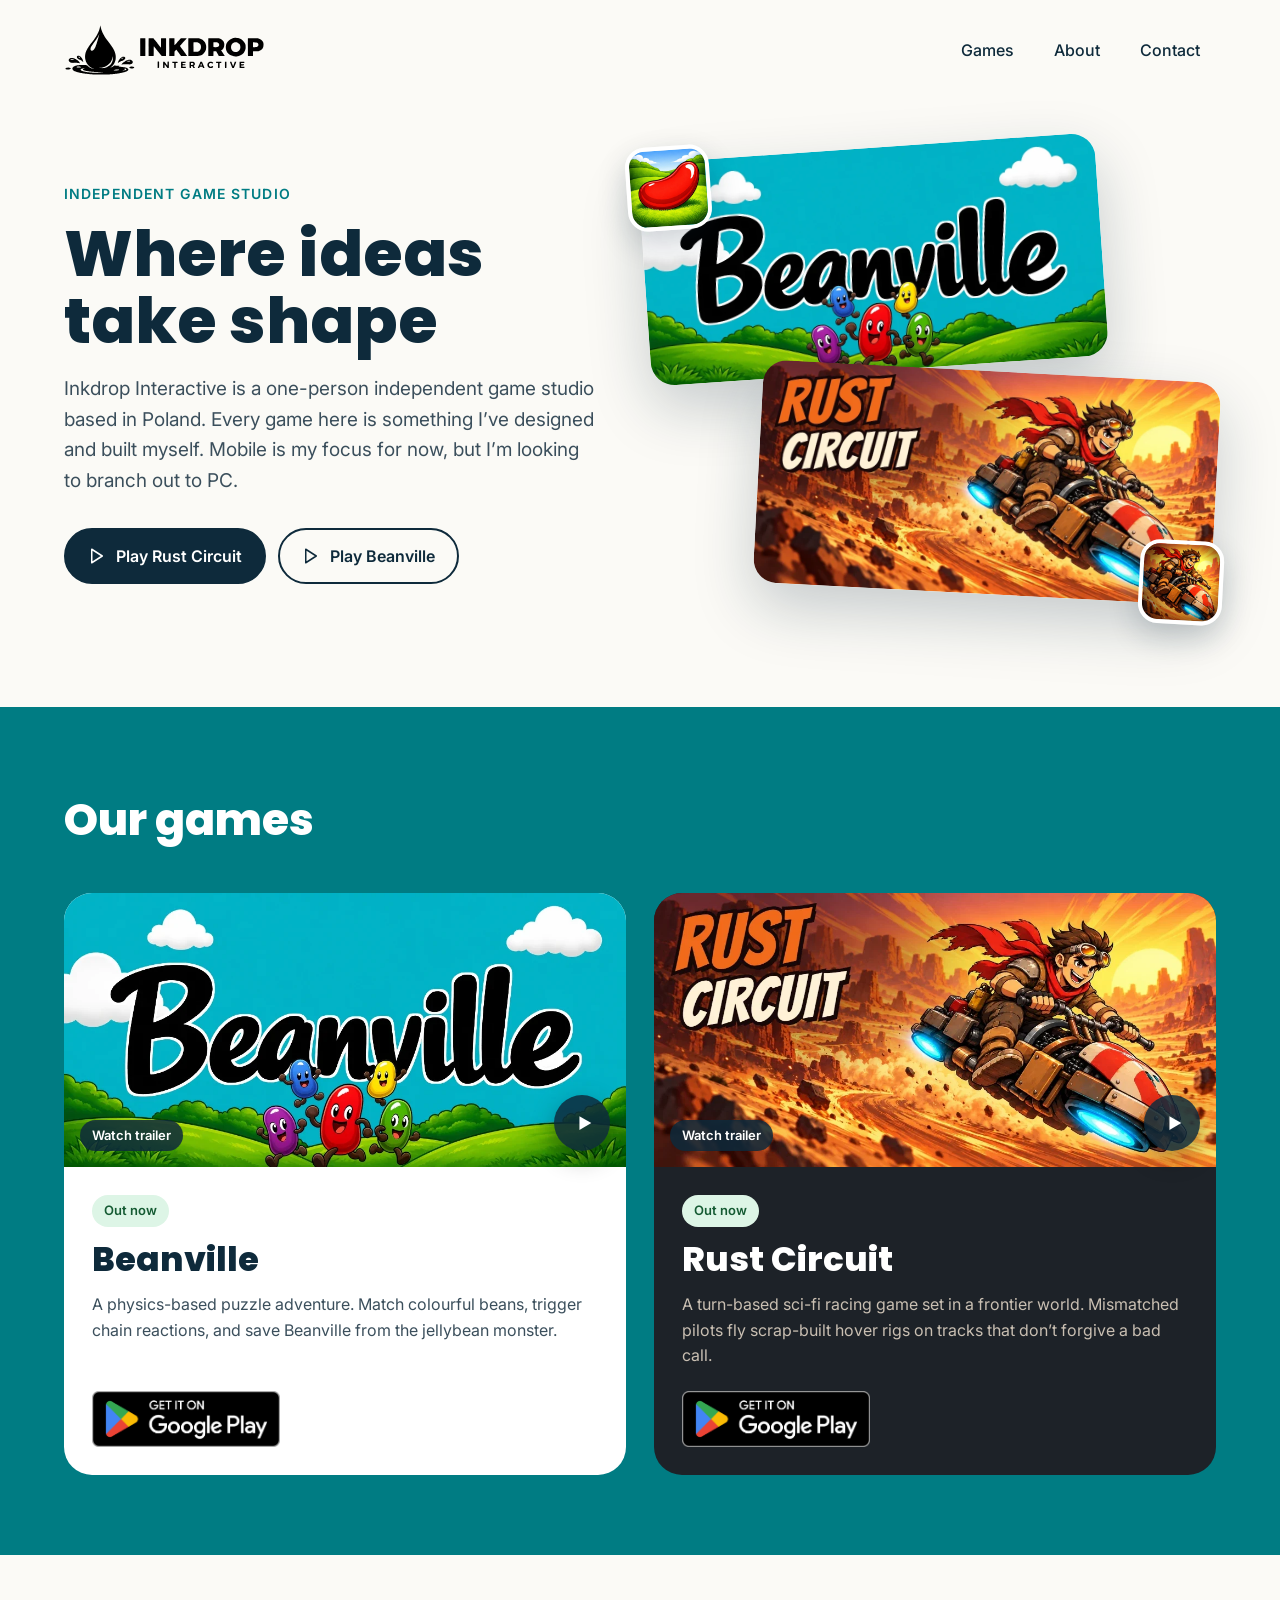
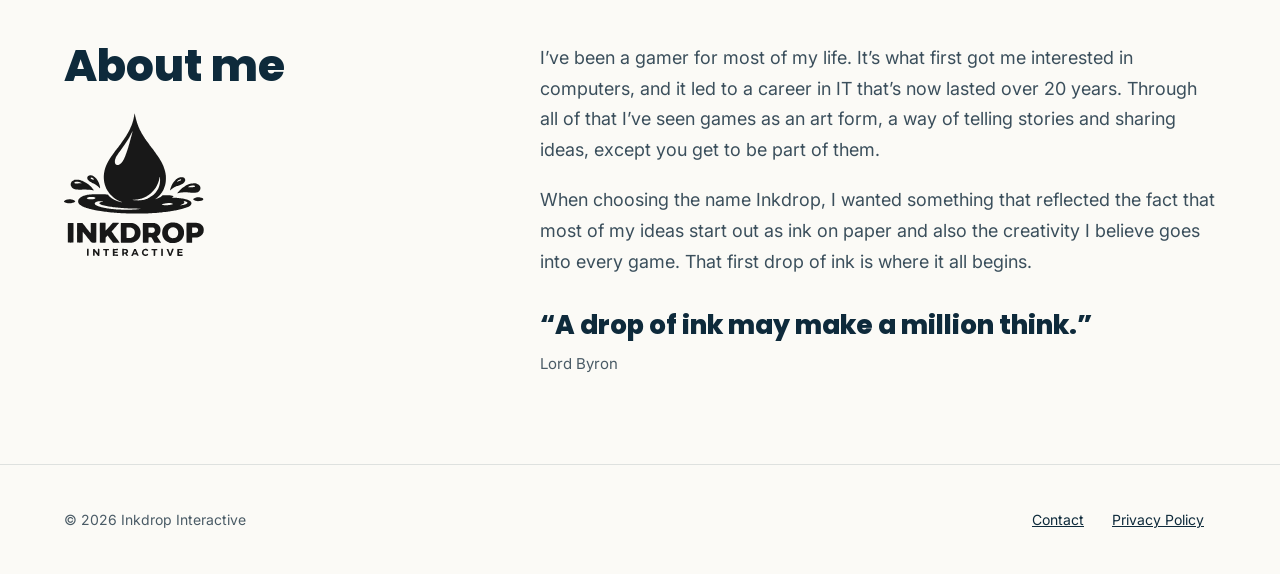
<file: index.html>
<!DOCTYPE html>
<html lang="en">
<head>
  <meta charset="UTF-8">
  <meta name="viewport" content="width=device-width, initial-scale=1.0">
  <title>Inkdrop Interactive</title>
  <meta name="description" content="Inkdrop Interactive is a one-person independent game studio based in Poland. Play Beanville and Rust Circuit on Google Play.">
  <link rel="canonical" href="https://inkdropinteractive.com/">

  <meta property="og:type" content="website">
  <meta property="og:title" content="Inkdrop Interactive">
  <meta property="og:description" content="Where ideas take shape. A one-person independent game studio based in Poland.">
  <meta property="og:url" content="https://inkdropinteractive.com/">
  <meta property="og:image" content="https://inkdropinteractive.com/assets/beanville-hero.webp">
  <meta name="twitter:card" content="summary_large_image">

  <link rel="icon" href="assets/logo-mark.svg" type="image/svg+xml">
  <link rel="icon" href="assets/favicon-32.png" sizes="32x32" type="image/png">
  <link rel="apple-touch-icon" href="assets/apple-touch-icon.png">

  <link rel="preconnect" href="https://fonts.googleapis.com">
  <link rel="preconnect" href="https://fonts.gstatic.com" crossorigin>
  <link href="https://fonts.googleapis.com/css2?family=Poppins:wght@800&family=Inter:wght@400;500;600&display=swap" rel="stylesheet">

  <link rel="stylesheet" href="/assets/site.css">
</head>
<body>
  <header class="site-header">
    <div class="wrap">
      <a class="brand" href="#top" aria-label="Inkdrop Interactive home">
        <img src="assets/logo-horizontal.svg" alt="Inkdrop Interactive" width="201" height="52">
      </a>
      <nav class="site-nav" aria-label="Main">
        <a href="#games">Games</a>
        <a href="#about">About</a>
        <a href="/contact.html">Contact</a>
      </nav>
    </div>
  </header>

  <main id="top">
    <section class="hero">
      <div class="wrap">
        <div class="hero-copy">
          <p class="eyebrow">Independent game studio</p>
          <h1 class="display">Where ideas take shape</h1>
          <p class="hero-lede">Inkdrop Interactive is a one-person independent game studio based in Poland. Every game here is something I’ve designed and built myself. Mobile is my focus for now, but I’m looking to branch out to PC.</p>
          <div class="actions">
            <a class="btn btn-primary" href="https://play.google.com/store/apps/details?id=com.inkdropinteractive.rustcircuit">
              <svg width="18" height="18" viewBox="0 0 24 24" fill="none" stroke="currentColor" stroke-width="2" stroke-linejoin="round" aria-hidden="true"><path d="M5 3l14 9-14 9z"/></svg>
              Play Rust Circuit
            </a>
            <a class="btn btn-outline" href="https://play.google.com/store/apps/details?id=com.inkdropinteractive.beanville">
              <svg width="18" height="18" viewBox="0 0 24 24" fill="none" stroke="currentColor" stroke-width="2" stroke-linejoin="round" aria-hidden="true"><path d="M5 3l14 9-14 9z"/></svg>
              Play Beanville
            </a>
          </div>
        </div>
        <div class="hero-art">
          <a class="hero-card hero-card-back" href="#games">
            <img class="key-art" src="assets/beanville-feature.webp" width="1024" height="500" alt="Beanville title art: five smiling jellybeans in front of rolling green hills">
            <img class="app-icon" src="assets/beanville-icon.webp" width="512" height="512" alt="">
          </a>
          <a class="hero-card hero-card-front" href="#games">
            <img class="key-art" src="assets/rust-circuit-feature.webp" width="1024" height="500" alt="Rust Circuit title art: a goggled pilot racing a scrap-built hover rig through a desert canyon">
            <img class="app-icon" src="assets/rust-circuit-icon.webp" width="512" height="512" alt="">
          </a>
        </div>
      </div>
    </section>

    <section class="games" id="games">
      <div class="wrap">
        <h2 class="display">Our games</h2>
        <div class="game-grid">

          <article class="game-card">
            <a class="video-facade" href="https://youtu.be/VRgTAJ872D0" data-youtube="VRgTAJ872D0" data-title="Beanville trailer" aria-label="Play the Beanville trailer">
              <img class="media" src="assets/beanville-feature.webp" width="1024" height="500" alt="" loading="lazy">
              <span class="play-overlay" aria-hidden="true">
                <svg width="22" height="22" viewBox="0 0 24 24" fill="currentColor"><path d="M7 4.5v15l13-7.5z"/></svg>
              </span>
              <span class="video-label" aria-hidden="true">Watch trailer</span>
            </a>
            <div class="game-body">
              <span class="tag tag-live">Out now</span>
              <h3 class="display">Beanville</h3>
              <p>A physics-based puzzle adventure. Match colourful beans, trigger chain reactions, and save Beanville from the jellybean monster.</p>
              <div class="game-actions">
                <a class="play-badge" href="https://play.google.com/store/apps/details?id=com.inkdropinteractive.beanville">
                  <img src="assets/google-play-badge.png" width="811" height="241" alt="Get Beanville on Google Play">
                </a>
              </div>
            </div>
          </article>

          <article class="game-card dark">
            <a class="video-facade" href="https://youtu.be/3zeoxF6CfpY" data-youtube="3zeoxF6CfpY" data-title="Rust Circuit trailer" aria-label="Play the Rust Circuit trailer">
              <img class="media" src="assets/rust-circuit-feature.webp" width="1024" height="500" alt="" loading="lazy">
              <span class="play-overlay" aria-hidden="true">
                <svg width="22" height="22" viewBox="0 0 24 24" fill="currentColor"><path d="M7 4.5v15l13-7.5z"/></svg>
              </span>
              <span class="video-label" aria-hidden="true">Watch trailer</span>
            </a>
            <div class="game-body">
              <span class="tag tag-live">Out now</span>
              <h3 class="display">Rust Circuit</h3>
              <p>A turn-based sci-fi racing game set in a frontier world. Mismatched pilots fly scrap-built hover rigs on tracks that don’t forgive a bad call.</p>
              <div class="game-actions">
                <a class="play-badge" href="https://play.google.com/store/apps/details?id=com.inkdropinteractive.rustcircuit">
                  <img src="assets/google-play-badge.png" width="811" height="241" alt="Get Rust Circuit on Google Play">
                </a>
              </div>
            </div>
          </article>

        </div>
      </div>
    </section>

    <section class="about" id="about">
      <div class="wrap">
        <div class="about-head">
          <h2 class="display">About me</h2>
          <img src="assets/logo-stacked.svg" alt="" width="140" height="143">
        </div>
        <div class="about-body">
          <p>I’ve been a gamer for most of my life. It’s what first got me interested in computers, and it led to a career in IT that’s now lasted over 20 years. Through all of that I’ve seen games as an art form, a way of telling stories and sharing ideas, except you get to be part of them.</p>
          <p>When choosing the name Inkdrop, I wanted something that reflected the fact that most of my ideas start out as ink on paper and also the creativity I believe goes into every game. That first drop of ink is where it all begins.</p>
          <blockquote>
            <p class="display">“A drop of ink may make a million think.”</p>
            <footer>Lord Byron</footer>
          </blockquote>
        </div>
      </div>
    </section>
  </main>

  <footer class="site-footer" id="contact">
    <div class="wrap">
      <p>© 2026 Inkdrop Interactive</p>
      <nav aria-label="Footer">
        <a href="/contact.html">Contact</a>
        <a href="/privacy.html">Privacy Policy</a>
      </nav>
    </div>
  </footer>
  <script>
    document.querySelectorAll('.video-facade').forEach(function (link) {
      link.addEventListener('click', function (e) {
        e.preventDefault();
        var frame = document.createElement('iframe');
        frame.src = 'https://www.youtube-nocookie.com/embed/' + link.dataset.youtube + '?autoplay=1&rel=0';
        frame.title = link.dataset.title;
        frame.allow = 'accelerometer; autoplay; clipboard-write; encrypted-media; gyroscope; picture-in-picture; web-share';
        frame.allowFullscreen = true;
        frame.className = 'media video-frame';
        link.replaceWith(frame);
        frame.focus();
      });
    });
  </script>
</body>
</html>
</file>
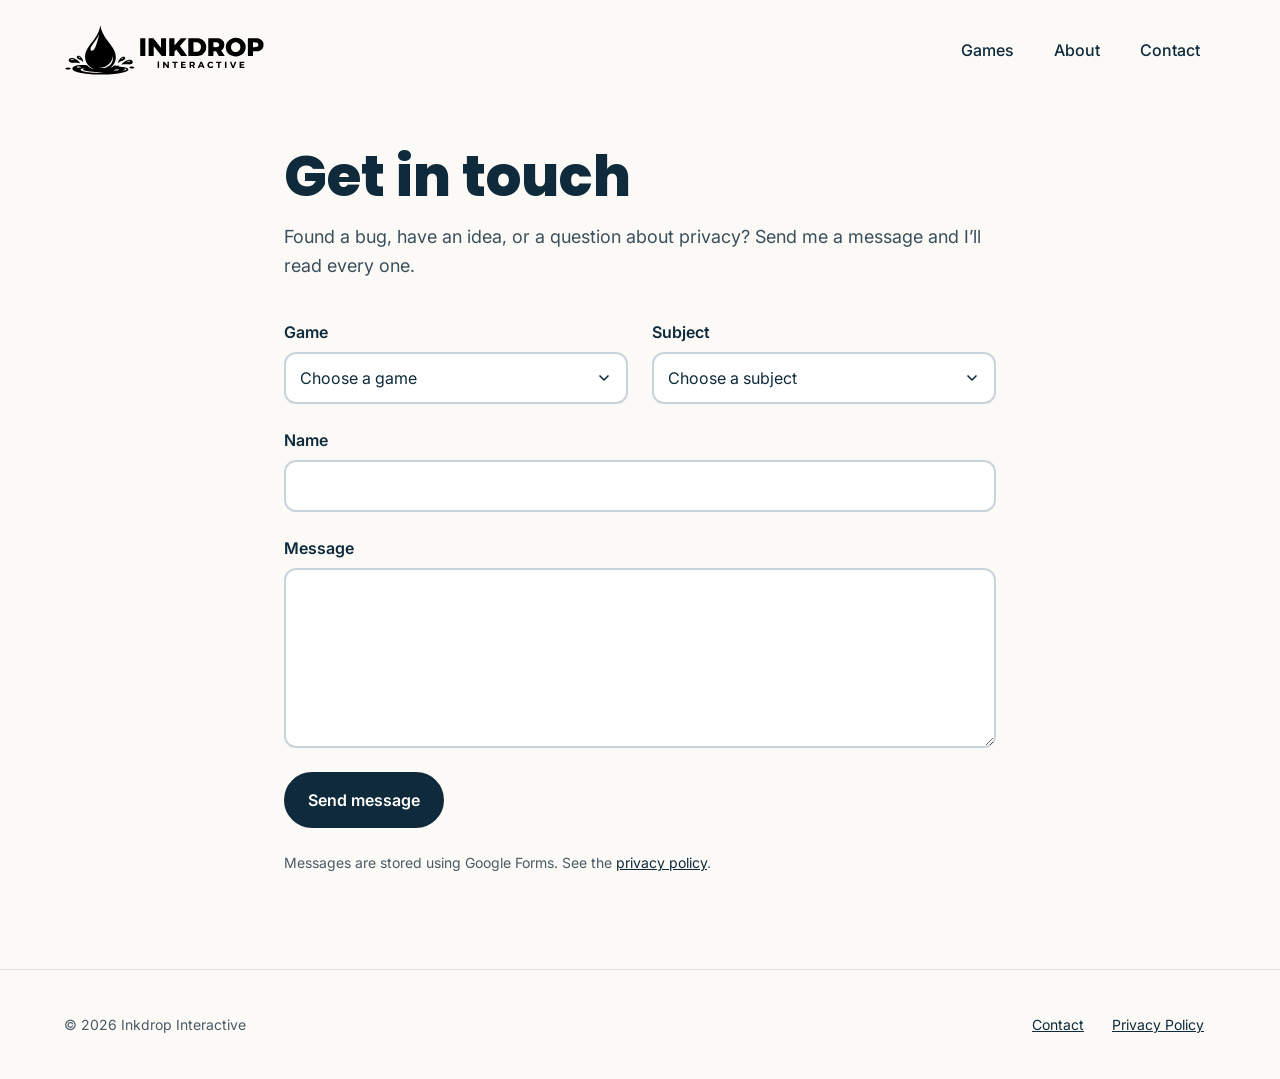
<file: contact.html>
<!DOCTYPE html>
<html lang="en">
<head>
  <meta charset="UTF-8">
  <meta name="viewport" content="width=device-width, initial-scale=1.0">
  <title>Contact · Inkdrop Interactive</title>
  <meta name="description" content="Get in touch with Inkdrop Interactive about Beanville, Rust Circuit, privacy questions or ideas.">
  <link rel="canonical" href="https://inkdropinteractive.com/contact.html">

  <link rel="icon" href="/assets/logo-mark.svg" type="image/svg+xml">
  <link rel="icon" href="/assets/favicon-32.png" sizes="32x32" type="image/png">
  <link rel="apple-touch-icon" href="/assets/apple-touch-icon.png">

  <link rel="preconnect" href="https://fonts.googleapis.com">
  <link rel="preconnect" href="https://fonts.gstatic.com" crossorigin>
  <link href="https://fonts.googleapis.com/css2?family=Poppins:wght@800&family=Inter:wght@400;500;600&display=swap" rel="stylesheet">
  <link rel="stylesheet" href="/assets/site.css">
</head>
<body>
  <header class="site-header">
    <div class="wrap">
      <a class="brand" href="/" aria-label="Inkdrop Interactive home">
        <img src="/assets/logo-horizontal.svg" alt="Inkdrop Interactive" width="201" height="52">
      </a>
      <nav class="site-nav" aria-label="Main">
        <a href="/#games">Games</a>
        <a href="/#about">About</a>
        <a href="/contact.html" aria-current="page">Contact</a>
      </nav>
    </div>
  </header>

  <main class="contact">
    <div class="wrap">
      <h1 class="display">Get in touch</h1>
      <p class="lede">Found a bug, have an idea, or a question about privacy? Send me a message and I’ll read every one.</p>

      <form class="contact-form" id="contact-form" novalidate
            action="https://docs.google.com/forms/d/e/1FAIpQLScvVOnEWb9wLb6zxOC8epFJmA4cmqQYinZt_GL_dbGDuMdQxw/formResponse"
            method="POST">

        <div class="field-row">
          <div class="field">
            <label for="game">Game</label>
            <select id="game" name="entry.1667034762" required aria-describedby="game-error">
              <option value="" selected disabled>Choose a game</option>
              <option>Beanville</option>
              <option>Rust Circuit</option>
            </select>
            <p class="error" id="game-error"></p>
          </div>

          <div class="field">
            <label for="subject">Subject</label>
            <select id="subject" name="entry.1796553261" required aria-describedby="subject-error">
              <option value="" selected disabled>Choose a subject</option>
              <option>Privacy question</option>
              <option>Bug or improvement idea</option>
              <option>Other</option>
            </select>
            <p class="error" id="subject-error"></p>
          </div>
        </div>

        <div class="field">
          <label for="name">Name</label>
          <input id="name" name="entry.2012282925" type="text" autocomplete="name" required maxlength="100" aria-describedby="name-error">
          <p class="error" id="name-error"></p>
        </div>

        <div class="field">
          <label for="message">Message</label>
          <textarea id="message" name="entry.1205649566" required maxlength="5000" aria-describedby="message-error"></textarea>
          <p class="error" id="message-error"></p>
        </div>

        <div class="hp" aria-hidden="true">
          <label for="website">Leave this empty</label>
          <input id="website" type="text" tabindex="-1" autocomplete="off">
        </div>

        <div class="form-actions">
          <button class="btn btn-primary" type="submit">Send message</button>
          <p class="form-status" id="form-status" role="alert"></p>
        </div>

        <p class="privacy-note">Messages are stored using Google Forms. See the <a href="/privacy.html">privacy policy</a>.</p>
      </form>

      <div class="thanks" id="thanks" hidden tabindex="-1">
        <h2 class="display">Thanks, message sent!</h2>
        <p>I’ll take a look as soon as I can.</p>
        <a class="btn btn-outline" href="/">Back to the homepage</a>
      </div>
    </div>
  </main>

  <footer class="site-footer">
    <div class="wrap">
      <p>© 2026 Inkdrop Interactive</p>
      <nav aria-label="Footer">
        <a href="/contact.html">Contact</a>
        <a href="/privacy.html">Privacy Policy</a>
      </nav>
    </div>
  </footer>

  <script>
    (function () {
      var form = document.getElementById('contact-form');
      var status = document.getElementById('form-status');
      var thanks = document.getElementById('thanks');
      var button = form.querySelector('button[type="submit"]');
      var messages = {
        game: 'Please choose a game.',
        subject: 'Please choose a subject.',
        name: 'Please enter your name.',
        message: 'Please write a message.'
      };

      // Pre-select from links like /contact.html?game=Rust%20Circuit
      var params = new URLSearchParams(location.search);
      ['game', 'subject'].forEach(function (key) {
        var value = params.get(key);
        var select = document.getElementById(key);
        if (value && Array.prototype.some.call(select.options, function (o) { return o.value === value; })) {
          select.value = value;
        }
      });

      function validate() {
        var firstBad = null;
        Object.keys(messages).forEach(function (id) {
          var el = document.getElementById(id);
          var bad = !el.value.trim();
          el.setAttribute('aria-invalid', bad ? 'true' : 'false');
          document.getElementById(id + '-error').textContent = bad ? messages[id] : '';
          if (bad && !firstBad) firstBad = el;
        });
        if (firstBad) firstBad.focus();
        return !firstBad;
      }

      form.addEventListener('input', function (e) {
        if (e.target.getAttribute('aria-invalid') === 'true' && e.target.value.trim()) {
          e.target.setAttribute('aria-invalid', 'false');
          document.getElementById(e.target.id + '-error').textContent = '';
        }
      });

      form.addEventListener('submit', function (e) {
        e.preventDefault();
        status.textContent = '';
        if (!validate()) return;
        if (document.getElementById('website').value) return; // bot

        button.disabled = true;
        button.textContent = 'Sending…';
        fetch(form.action, { method: 'POST', mode: 'no-cors', body: new URLSearchParams(new FormData(form)) })
          .then(function () {
            form.hidden = true;
            thanks.hidden = false;
            thanks.focus();
          })
          .catch(function () {
            status.textContent = 'Sorry, your message could not be sent. Please check your connection and try again.';
            button.disabled = false;
            button.textContent = 'Send message';
          });
      });
    })();
  </script>
</body>
</html>
</file>
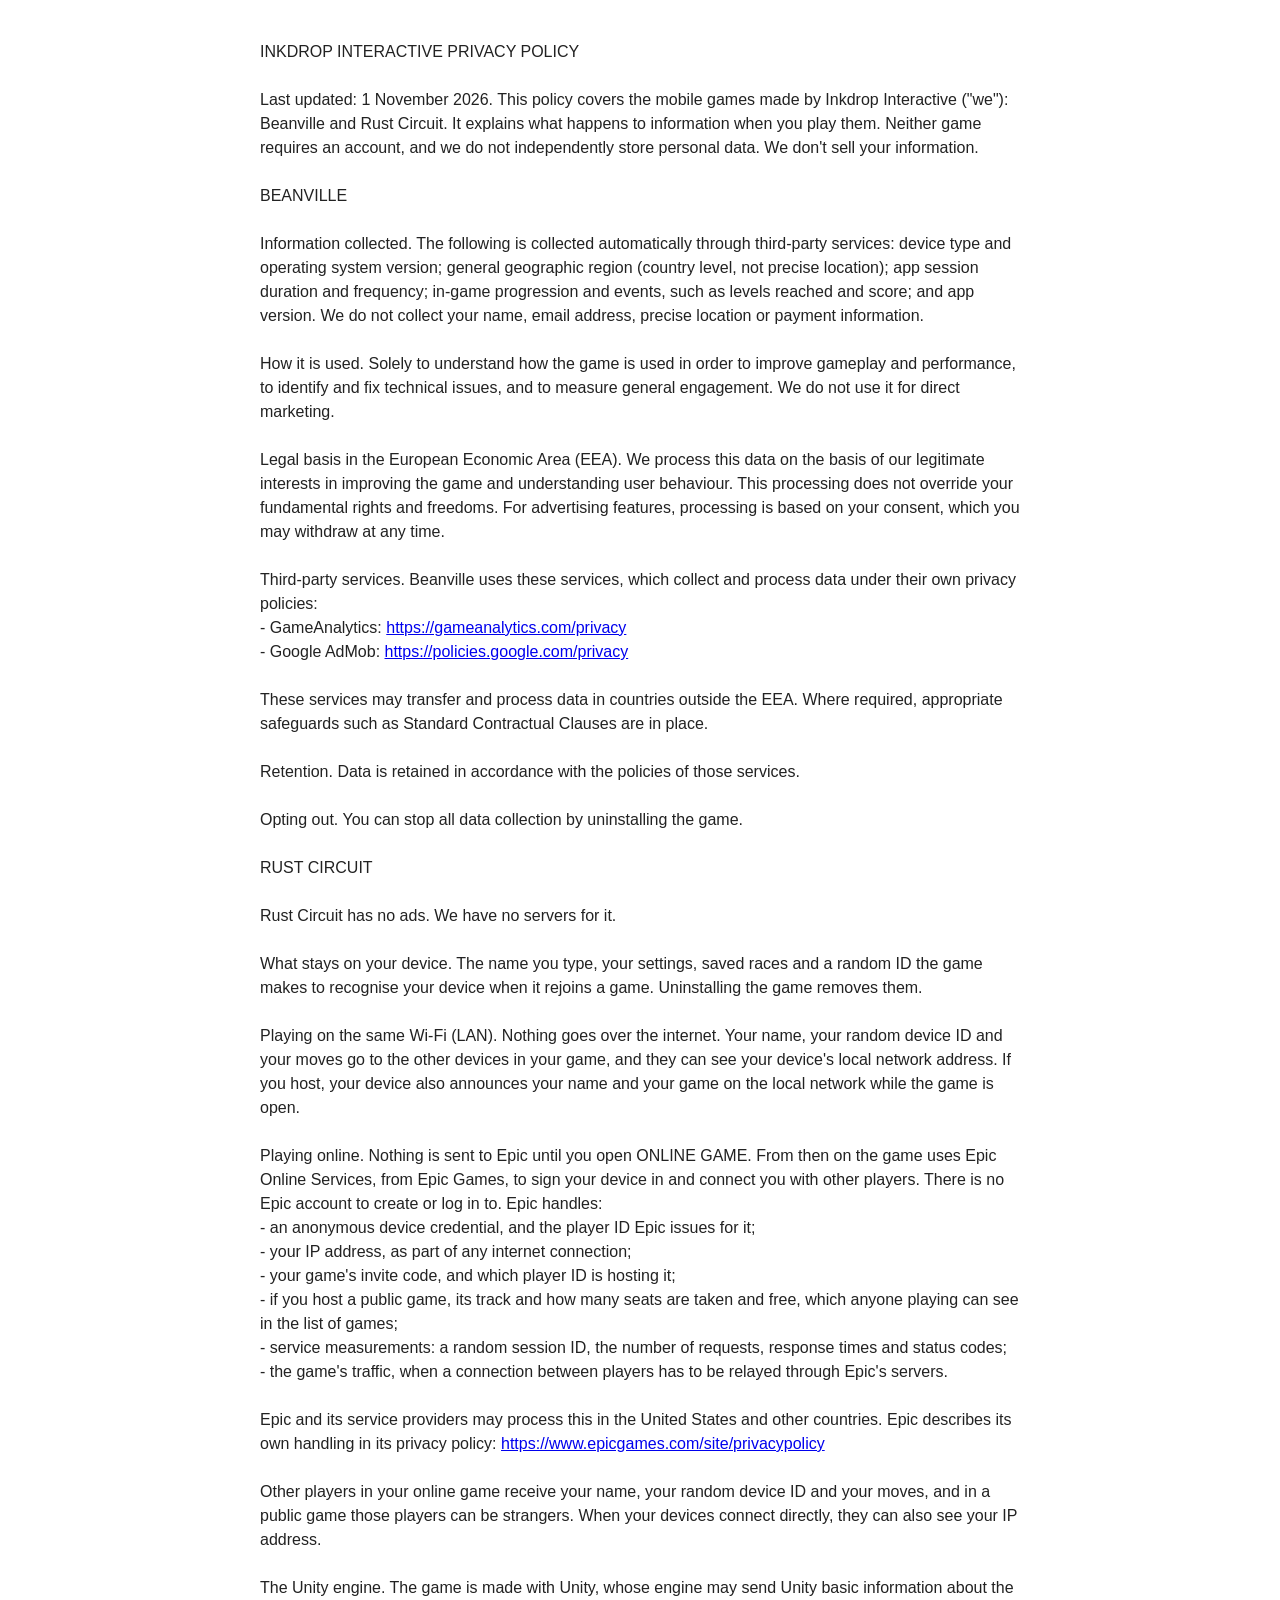
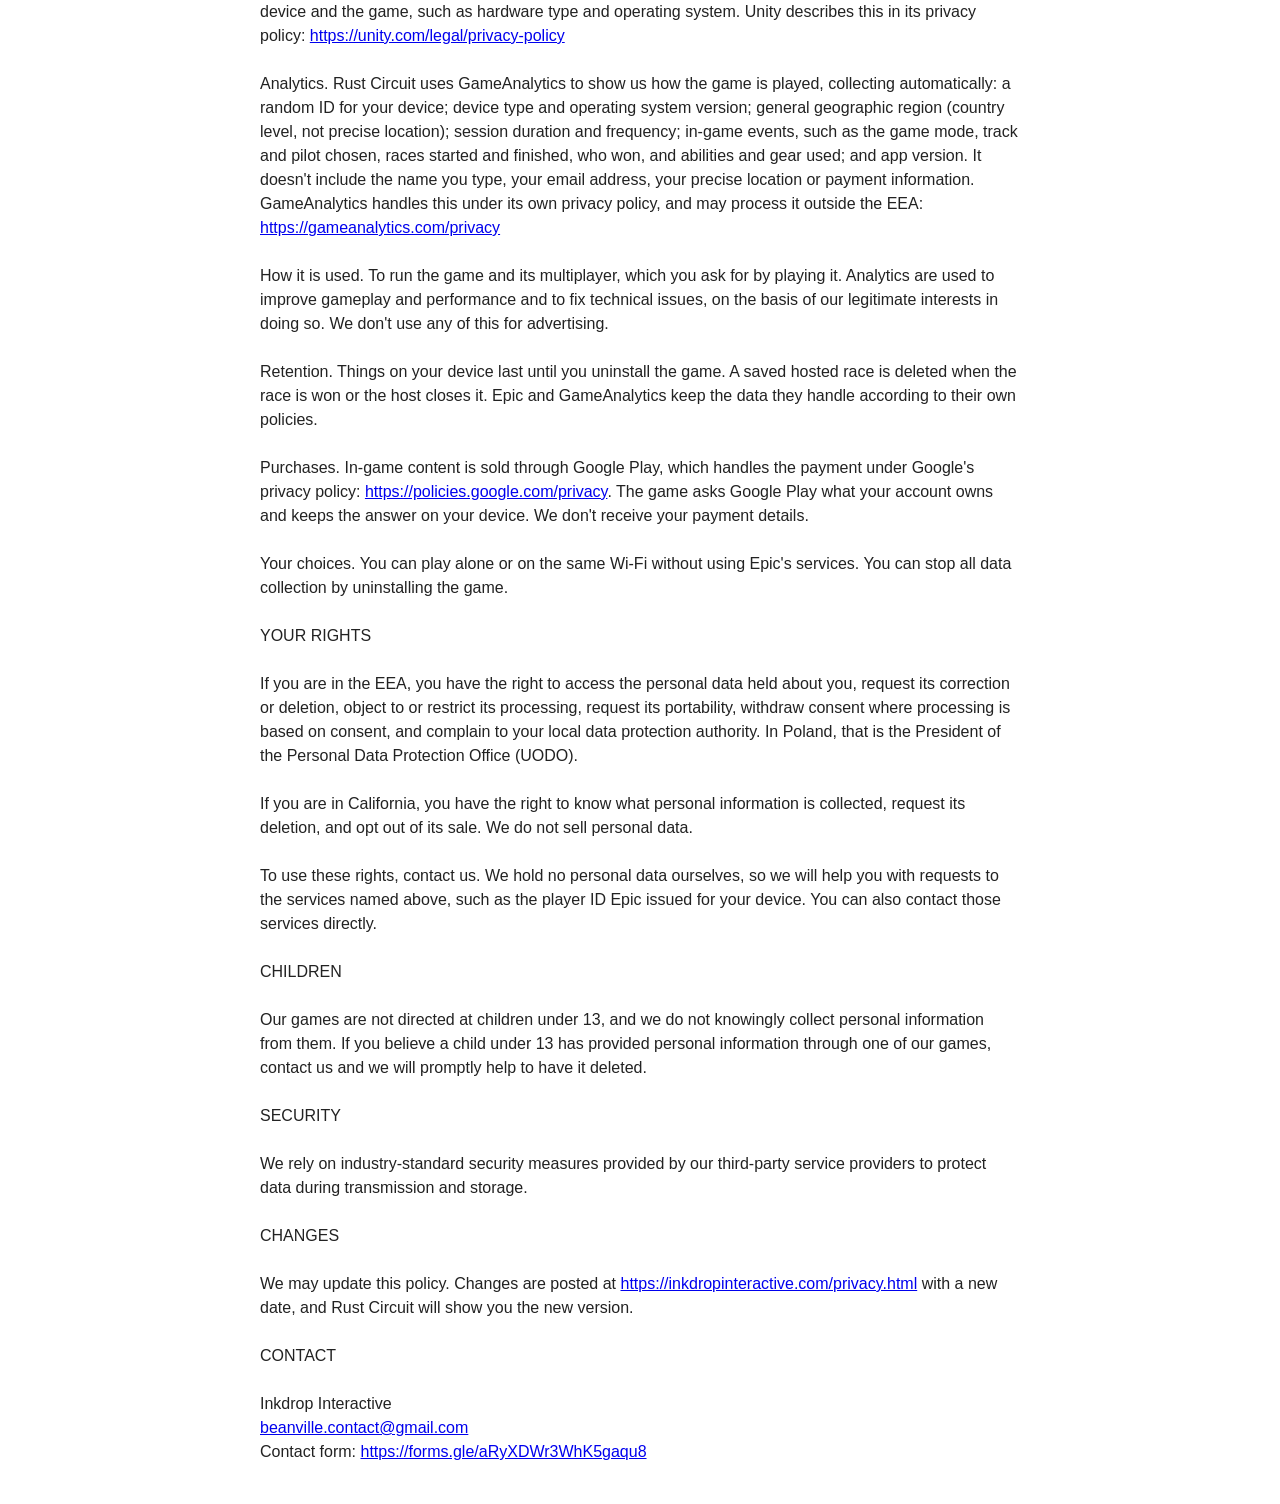
<file: privacy.html>
<!DOCTYPE html>
<html lang="en"><head><meta charset="UTF-8"><meta name="viewport" content="width=device-width, initial-scale=1"><title>Inkdrop Interactive Privacy Policy</title><style>body{font-family:-apple-system,'Segoe UI',sans-serif;max-width:760px;margin:0 auto;padding:24px 16px;line-height:1.5;color:#222;background:#fff}pre{white-space:pre-wrap;word-wrap:break-word;font:inherit}</style></head><body><pre>INKDROP INTERACTIVE PRIVACY POLICY

Last updated: 1 November 2026. This policy covers the mobile games made by Inkdrop Interactive (&quot;we&quot;): Beanville and Rust Circuit. It explains what happens to information when you play them. Neither game requires an account, and we do not independently store personal data. We don&#39;t sell your information.

BEANVILLE

Information collected. The following is collected automatically through third-party services: device type and operating system version; general geographic region (country level, not precise location); app session duration and frequency; in-game progression and events, such as levels reached and score; and app version. We do not collect your name, email address, precise location or payment information.

How it is used. Solely to understand how the game is used in order to improve gameplay and performance, to identify and fix technical issues, and to measure general engagement. We do not use it for direct marketing.

Legal basis in the European Economic Area (EEA). We process this data on the basis of our legitimate interests in improving the game and understanding user behaviour. This processing does not override your fundamental rights and freedoms. For advertising features, processing is based on your consent, which you may withdraw at any time.

Third-party services. Beanville uses these services, which collect and process data under their own privacy policies:
- GameAnalytics: <a href="https://gameanalytics.com/privacy">https://gameanalytics.com/privacy</a>
- Google AdMob: <a href="https://policies.google.com/privacy">https://policies.google.com/privacy</a>

These services may transfer and process data in countries outside the EEA. Where required, appropriate safeguards such as Standard Contractual Clauses are in place.

Retention. Data is retained in accordance with the policies of those services.

Opting out. You can stop all data collection by uninstalling the game.

RUST CIRCUIT

Rust Circuit has no ads. We have no servers for it.

What stays on your device. The name you type, your settings, saved races and a random ID the game makes to recognise your device when it rejoins a game. Uninstalling the game removes them.

Playing on the same Wi-Fi (LAN). Nothing goes over the internet. Your name, your random device ID and your moves go to the other devices in your game, and they can see your device&#39;s local network address. If you host, your device also announces your name and your game on the local network while the game is open.

Playing online. Nothing is sent to Epic until you open ONLINE GAME. From then on the game uses Epic Online Services, from Epic Games, to sign your device in and connect you with other players. There is no Epic account to create or log in to. Epic handles:
- an anonymous device credential, and the player ID Epic issues for it;
- your IP address, as part of any internet connection;
- your game&#39;s invite code, and which player ID is hosting it;
- if you host a public game, its track and how many seats are taken and free, which anyone playing can see in the list of games;
- service measurements: a random session ID, the number of requests, response times and status codes;
- the game&#39;s traffic, when a connection between players has to be relayed through Epic&#39;s servers.

Epic and its service providers may process this in the United States and other countries. Epic describes its own handling in its privacy policy: <a href="https://www.epicgames.com/site/privacypolicy">https://www.epicgames.com/site/privacypolicy</a>

Other players in your online game receive your name, your random device ID and your moves, and in a public game those players can be strangers. When your devices connect directly, they can also see your IP address.

The Unity engine. The game is made with Unity, whose engine may send Unity basic information about the device and the game, such as hardware type and operating system. Unity describes this in its privacy policy: <a href="https://unity.com/legal/privacy-policy">https://unity.com/legal/privacy-policy</a>

Analytics. Rust Circuit uses GameAnalytics to show us how the game is played, collecting automatically: a random ID for your device; device type and operating system version; general geographic region (country level, not precise location); session duration and frequency; in-game events, such as the game mode, track and pilot chosen, races started and finished, who won, and abilities and gear used; and app version. It doesn&#39;t include the name you type, your email address, your precise location or payment information. GameAnalytics handles this under its own privacy policy, and may process it outside the EEA: <a href="https://gameanalytics.com/privacy">https://gameanalytics.com/privacy</a>

How it is used. To run the game and its multiplayer, which you ask for by playing it. Analytics are used to improve gameplay and performance and to fix technical issues, on the basis of our legitimate interests in doing so. We don&#39;t use any of this for advertising.

Retention. Things on your device last until you uninstall the game. A saved hosted race is deleted when the race is won or the host closes it. Epic and GameAnalytics keep the data they handle according to their own policies.

Purchases. In-game content is sold through Google Play, which handles the payment under Google&#39;s privacy policy: <a href="https://policies.google.com/privacy">https://policies.google.com/privacy</a>. The game asks Google Play what your account owns and keeps the answer on your device. We don&#39;t receive your payment details.

Your choices. You can play alone or on the same Wi-Fi without using Epic&#39;s services. You can stop all data collection by uninstalling the game.

YOUR RIGHTS

If you are in the EEA, you have the right to access the personal data held about you, request its correction or deletion, object to or restrict its processing, request its portability, withdraw consent where processing is based on consent, and complain to your local data protection authority. In Poland, that is the President of the Personal Data Protection Office (UODO).

If you are in California, you have the right to know what personal information is collected, request its deletion, and opt out of its sale. We do not sell personal data.

To use these rights, contact us. We hold no personal data ourselves, so we will help you with requests to the services named above, such as the player ID Epic issued for your device. You can also contact those services directly.

CHILDREN

Our games are not directed at children under 13, and we do not knowingly collect personal information from them. If you believe a child under 13 has provided personal information through one of our games, contact us and we will promptly help to have it deleted.

SECURITY

We rely on industry-standard security measures provided by our third-party service providers to protect data during transmission and storage.

CHANGES

We may update this policy. Changes are posted at <a href="https://inkdropinteractive.com/privacy.html">https://inkdropinteractive.com/privacy.html</a> with a new date, and Rust Circuit will show you the new version.

CONTACT

Inkdrop Interactive
<a href="mailto:beanville.contact@gmail.com">beanville.contact@gmail.com</a>
Contact form: <a href="https://forms.gle/aRyXDWr3WhK5gaqu8">https://forms.gle/aRyXDWr3WhK5gaqu8</a>
</pre></body></html>
</file>
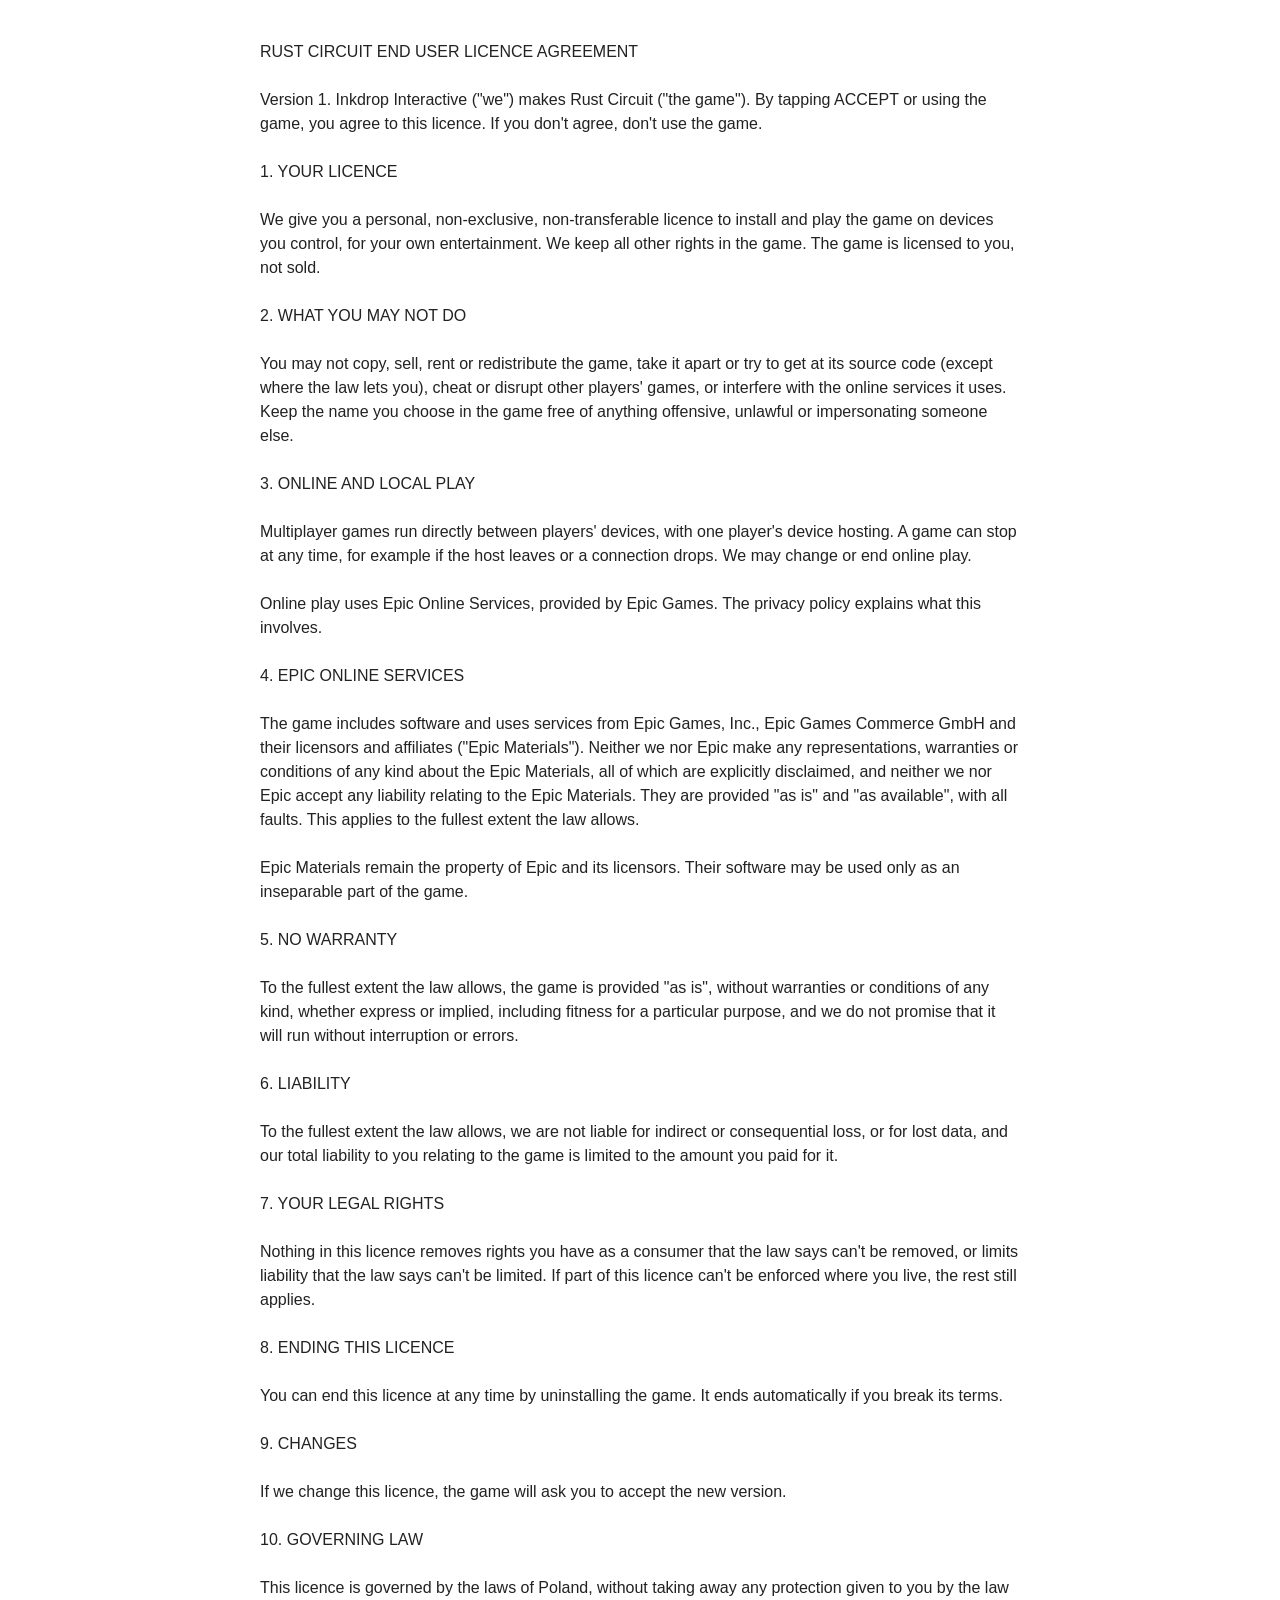
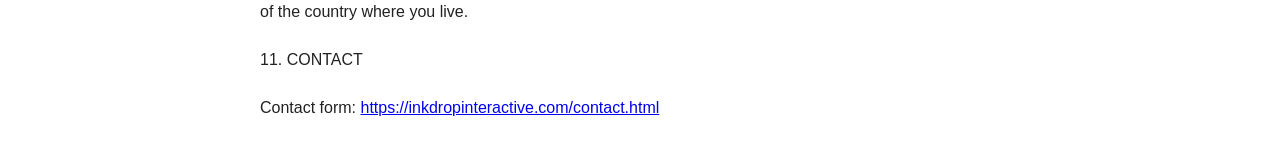
<file: rustcircuit/licence.html>
<!DOCTYPE html>
<html lang="en"><head><meta charset="UTF-8"><meta name="viewport" content="width=device-width, initial-scale=1"><title>Rust Circuit Licence</title><style>body{font-family:-apple-system,'Segoe UI',sans-serif;max-width:760px;margin:0 auto;padding:24px 16px;line-height:1.5;color:#222;background:#fff}pre{white-space:pre-wrap;word-wrap:break-word;font:inherit}</style></head><body><pre>RUST CIRCUIT END USER LICENCE AGREEMENT

Version 1. Inkdrop Interactive (&quot;we&quot;) makes Rust Circuit (&quot;the game&quot;). By tapping ACCEPT or using the game, you agree to this licence. If you don&#39;t agree, don&#39;t use the game.

1. YOUR LICENCE

We give you a personal, non-exclusive, non-transferable licence to install and play the game on devices you control, for your own entertainment. We keep all other rights in the game. The game is licensed to you, not sold.

2. WHAT YOU MAY NOT DO

You may not copy, sell, rent or redistribute the game, take it apart or try to get at its source code (except where the law lets you), cheat or disrupt other players&#39; games, or interfere with the online services it uses. Keep the name you choose in the game free of anything offensive, unlawful or impersonating someone else.

3. ONLINE AND LOCAL PLAY

Multiplayer games run directly between players&#39; devices, with one player&#39;s device hosting. A game can stop at any time, for example if the host leaves or a connection drops. We may change or end online play.

Online play uses Epic Online Services, provided by Epic Games. The privacy policy explains what this involves.

4. EPIC ONLINE SERVICES

The game includes software and uses services from Epic Games, Inc., Epic Games Commerce GmbH and their licensors and affiliates (&quot;Epic Materials&quot;). Neither we nor Epic make any representations, warranties or conditions of any kind about the Epic Materials, all of which are explicitly disclaimed, and neither we nor Epic accept any liability relating to the Epic Materials. They are provided &quot;as is&quot; and &quot;as available&quot;, with all faults. This applies to the fullest extent the law allows.

Epic Materials remain the property of Epic and its licensors. Their software may be used only as an inseparable part of the game.

5. NO WARRANTY

To the fullest extent the law allows, the game is provided &quot;as is&quot;, without warranties or conditions of any kind, whether express or implied, including fitness for a particular purpose, and we do not promise that it will run without interruption or errors.

6. LIABILITY

To the fullest extent the law allows, we are not liable for indirect or consequential loss, or for lost data, and our total liability to you relating to the game is limited to the amount you paid for it.

7. YOUR LEGAL RIGHTS

Nothing in this licence removes rights you have as a consumer that the law says can&#39;t be removed, or limits liability that the law says can&#39;t be limited. If part of this licence can&#39;t be enforced where you live, the rest still applies.

8. ENDING THIS LICENCE

You can end this licence at any time by uninstalling the game. It ends automatically if you break its terms.

9. CHANGES

If we change this licence, the game will ask you to accept the new version.

10. GOVERNING LAW

This licence is governed by the laws of Poland, without taking away any protection given to you by the law of the country where you live.

11. CONTACT

Contact form: <a href="https://inkdropinteractive.com/contact.html">https://inkdropinteractive.com/contact.html</a>
</pre></body></html>
</file>
<file: assets/site.css>
:root {
  --ink: #0E2A3B;
  --ink-soft: #3B4F5C;
  --muted: #4A5B66;
  --paper: #FBFAF6;
  --accent: #007C83;
  --display: 'Poppins', system-ui, sans-serif;
  --body: 'Inter', system-ui, -apple-system, 'Segoe UI', sans-serif;
}
*, *::before, *::after { box-sizing: border-box; }
html { scroll-behavior: smooth; }
body {
  margin: 0;
  font-family: var(--body);
  color: var(--ink);
  background: var(--paper);
  line-height: 1.5;
  -webkit-font-smoothing: antialiased;
}
img { max-width: 100%; height: auto; display: block; }
a { color: var(--ink); }
a:hover { color: var(--accent); }
:focus-visible { outline: 3px solid var(--accent); outline-offset: 3px; }

.wrap { max-width: 1200px; margin: 0 auto; padding: 0 24px; }
.display { font-family: var(--display); font-weight: 800; }

/* Header */
.site-header .wrap {
  display: flex; flex-wrap: wrap; align-items: center; justify-content: space-between;
  gap: 16px; padding-top: 24px; padding-bottom: 24px;
}
.brand img { height: 52px; width: auto; }
.site-nav { display: flex; flex-wrap: wrap; gap: 8px; }
.site-nav a { padding: 12px 16px; text-decoration: none; font-weight: 500; }

/* Hero */
.hero .wrap {
  display: flex; flex-wrap: wrap; align-items: center; gap: 48px;
  padding-top: 48px; padding-bottom: 88px;
}
.hero-copy { flex: 1 1 420px; min-width: 0; }
.eyebrow {
  margin: 0 0 16px; font-weight: 600; font-size: 14px; letter-spacing: .08em;
  text-transform: uppercase; color: var(--accent);
}
.hero h1 { margin: 0 0 20px; font-size: clamp(40px, 6.5vw, 64px); line-height: 1.05; }
.hero-lede { margin: 0 0 32px; font-size: 19px; line-height: 1.6; color: var(--ink-soft); max-width: 32em; }
.actions { display: flex; flex-wrap: wrap; gap: 12px; }
.btn {
  display: inline-flex; align-items: center; gap: 10px; padding: 14px 22px; border-radius: 999px;
  font-weight: 600; text-decoration: none; border: 2px solid var(--ink); min-height: 48px;
}
.btn-primary { background: var(--ink); color: #fff; }
.btn-primary:hover { background: var(--accent); border-color: var(--accent); color: #fff; }
.btn-outline:hover { border-color: var(--accent); }
.hero-art { flex: 1 1 460px; min-width: 0; position: relative; aspect-ratio: 16 / 12.5; margin-bottom: 24px; }
.hero-card { position: absolute; width: 80%; display: block; border-radius: 24px; transition: transform .2s ease; }
.hero-card .key-art {
  width: 100%; aspect-ratio: 1024 / 500; object-fit: cover; border-radius: 24px;
  box-shadow: 0 24px 60px rgba(14, 42, 59, .22);
}
.hero-card .app-icon {
  position: absolute; width: 84px; height: 84px; border-radius: 20px; border: 4px solid #fff;
  box-shadow: 0 12px 30px rgba(14, 42, 59, .2);
}
.hero-card-back { left: 0; top: 0; transform: rotate(-4deg); }
.hero-card-back .app-icon { left: -12px; top: -16px; }
.hero-card-front { right: 0; bottom: 0; transform: rotate(3deg); }
.hero-card-front .app-icon { right: -12px; bottom: -20px; }
.hero-card-back:hover { transform: rotate(-4deg) translateY(-4px); }
.hero-card-front:hover { transform: rotate(3deg) translateY(-4px); }

/* Games */
.games { background: var(--accent); padding: 80px 0; }
.games h2 { margin: 0 0 40px; font-size: 44px; color: #fff; }
.game-grid { display: grid; grid-template-columns: repeat(auto-fit, minmax(300px, 1fr)); gap: 28px; }
.game-card { border-radius: 28px; overflow: hidden; display: flex; flex-direction: column; background: #fff; }
.game-card .media { aspect-ratio: 1024 / 500; width: 100%; object-fit: cover; }
.game-body { padding: 28px; display: flex; flex-direction: column; gap: 14px; flex: 1; }
.game-body h3 { margin: 0; font-size: 34px; line-height: 1.1; }
.game-body p { margin: 0; line-height: 1.6; color: var(--ink-soft); }
.tag { align-self: flex-start; font-weight: 600; font-size: 13px; padding: 6px 12px; border-radius: 999px; }
.tag-live { background: #DDF5E6; color: #155B33; }
.tag-soon { background: #F2A45A; color: #2A1606; }
.game-actions { display: flex; flex-wrap: wrap; gap: 12px; margin-top: auto; padding-top: 8px; }
.play-badge { display: inline-block; border-radius: 10px; }
.play-badge img { height: 56px; width: auto; }

.game-card.dark { background: #1D2228; color: #EDE6DC; }
.game-card.dark h3 { color: #fff; }
.game-card.dark p { color: #C9BFB2; }
.rc-art {
  position: relative; overflow: hidden; aspect-ratio: 16 / 9; background: #3A1A0A;
  display: flex; justify-content: center;
}
.rc-art::before {
  content: ""; position: absolute; inset: -40px;
  background: url("rust-circuit-icon.webp") center / cover;
  filter: blur(28px) brightness(.7);
}
.rc-art img {
  position: relative; width: 100%; max-width: 512px; height: 100%;
  object-fit: cover; object-position: center 15%; box-shadow: 0 0 40px rgba(0, 0, 0, .45);
}
.soon-label {
  display: inline-flex; align-items: center; padding: 12px 20px; border-radius: 10px;
  border: 2px solid #EDE6DC; color: #EDE6DC; font-weight: 600;
}

/* About */
.about .wrap {
  display: flex; flex-wrap: wrap; gap: 48px; align-items: flex-start;
  padding-top: 88px; padding-bottom: 88px;
}
.about-head { flex: 1 1 300px; display: flex; flex-direction: column; gap: 24px; }
.about-head h2 { margin: 0; font-size: 44px; line-height: 1.05; }
.about-head img { width: 140px; height: auto; opacity: .9; }
.about-body {
  flex: 2 1 420px; min-width: 0; display: flex; flex-direction: column; gap: 20px;
  font-size: 18px; line-height: 1.7; color: var(--ink-soft);
}
.about-body p { margin: 0; }
.about-body blockquote { margin: 12px 0 0; padding: 0; color: var(--ink); }
.about-body blockquote p { font-size: 26px; line-height: 1.3; }
.about-body blockquote footer { margin-top: 8px; font-size: 15px; color: var(--muted); }

/* Footer */
.site-footer { border-top: 1px solid rgba(14, 42, 59, .12); }
.site-footer .wrap {
  display: flex; flex-wrap: wrap; justify-content: space-between; align-items: center;
  gap: 16px; padding-top: 32px; padding-bottom: 32px;
}
.site-footer p { margin: 0; font-size: 14px; color: var(--muted); }
.site-footer nav { display: flex; flex-wrap: wrap; gap: 4px; }
.site-footer nav a { padding: 12px; font-size: 14px; }

@media (max-width: 600px) {
  .brand img { height: 40px; }
  .site-nav a { padding: 12px 10px; }
  .hero .wrap { padding-top: 24px; }
  .games h2, .about-head h2 { font-size: 36px; }
  .game-body h3 { font-size: 28px; }
  .hero-card .app-icon { width: 64px; height: 64px; border-radius: 16px; }
}
@media (prefers-reduced-motion: reduce) {
  html { scroll-behavior: auto; }
}

/* Contact page */
[hidden] { display: none !important; }
.contact .wrap { padding-top: 48px; padding-bottom: 96px; max-width: 760px; }
.contact h1 { margin: 0 0 16px; font-size: clamp(36px, 6vw, 56px); line-height: 1.05; }
.contact .lede { margin: 0 0 40px; font-size: 18px; line-height: 1.6; color: var(--ink-soft); }
.contact-form { display: grid; gap: 24px; }
.field { display: grid; gap: 8px; align-content: start; }
.field-row { display: grid; grid-template-columns: repeat(2, minmax(0, 1fr)); gap: 24px; }
.field label { font-weight: 600; }
.field .hint { font-size: 14px; color: var(--muted); font-weight: 400; }
.field input, .field select, .field textarea {
  font: inherit; color: var(--ink); background: #fff; width: 100%;
  border: 2px solid #C9D3D9; border-radius: 12px; padding: 12px 14px; min-height: 48px;
}
.field textarea { min-height: 180px; resize: vertical; line-height: 1.5; }
.field select {
  appearance: none; -webkit-appearance: none; padding-right: 44px;
  background-image: url("data:image/svg+xml,%3Csvg xmlns='http://www.w3.org/2000/svg' width='16' height='16' viewBox='0 0 24 24' fill='none' stroke='%230E2A3B' stroke-width='2.5' stroke-linecap='round' stroke-linejoin='round'%3E%3Cpath d='M6 9l6 6 6-6'/%3E%3C/svg%3E");
  background-repeat: no-repeat; background-position: right 14px center;
}
.field input:focus, .field select:focus, .field textarea:focus { outline: none; border-color: var(--accent); box-shadow: 0 0 0 3px rgba(0, 124, 131, .2); }
.field [aria-invalid="true"] { border-color: #B3261E; }
.field .error { margin: 0; color: #B3261E; font-size: 14px; }
.field .error:empty { display: none; }
.hp { position: absolute; left: -10000px; width: 1px; height: 1px; overflow: hidden; }
.form-actions { display: flex; flex-wrap: wrap; align-items: center; gap: 16px; }
.form-actions button { cursor: pointer; font: inherit; font-weight: 600; }
.form-actions button[disabled] { opacity: .6; cursor: wait; }
.form-status { margin: 0; color: #B3261E; }
.form-status:empty { display: none; }
.thanks { background: #fff; border-radius: 20px; padding: 32px; border: 2px solid #DDF5E6; }
.thanks h2 { margin: 0 0 8px; font-size: 28px; }
.thanks p { margin: 0 0 20px; color: var(--ink-soft); }
.privacy-note { margin: 0; font-size: 14px; color: var(--muted); }
@media (max-width: 600px) { .field-row { grid-template-columns: 1fr; } }

/* Trailer */
.video-facade { position: relative; display: block; color: #fff; }
.video-facade .media { display: block; }
.play-overlay {
  position: absolute; right: 16px; bottom: 16px; width: 56px; height: 56px;
  border-radius: 50%; background: rgba(14, 42, 59, .85); display: flex; align-items: center; justify-content: center;
  box-shadow: 0 8px 24px rgba(0, 0, 0, .3); transition: transform .15s ease, background .15s ease;
}
.play-overlay svg { margin-left: 4px; }
.video-label {
  position: absolute; left: 16px; bottom: 16px; padding: 6px 12px; border-radius: 999px;
  background: rgba(14, 42, 59, .85); font-size: 13px; font-weight: 600;
}
.video-facade:hover .play-overlay, .video-facade:focus-visible .play-overlay { transform: scale(1.08); background: var(--accent); }
.video-facade:focus-visible { outline-offset: -4px; }
.video-frame { display: block; width: 100%; aspect-ratio: 16 / 9; border: 0; }
@media (prefers-reduced-motion: reduce) { .play-overlay, .hero-card { transition: none; } }
</file>
